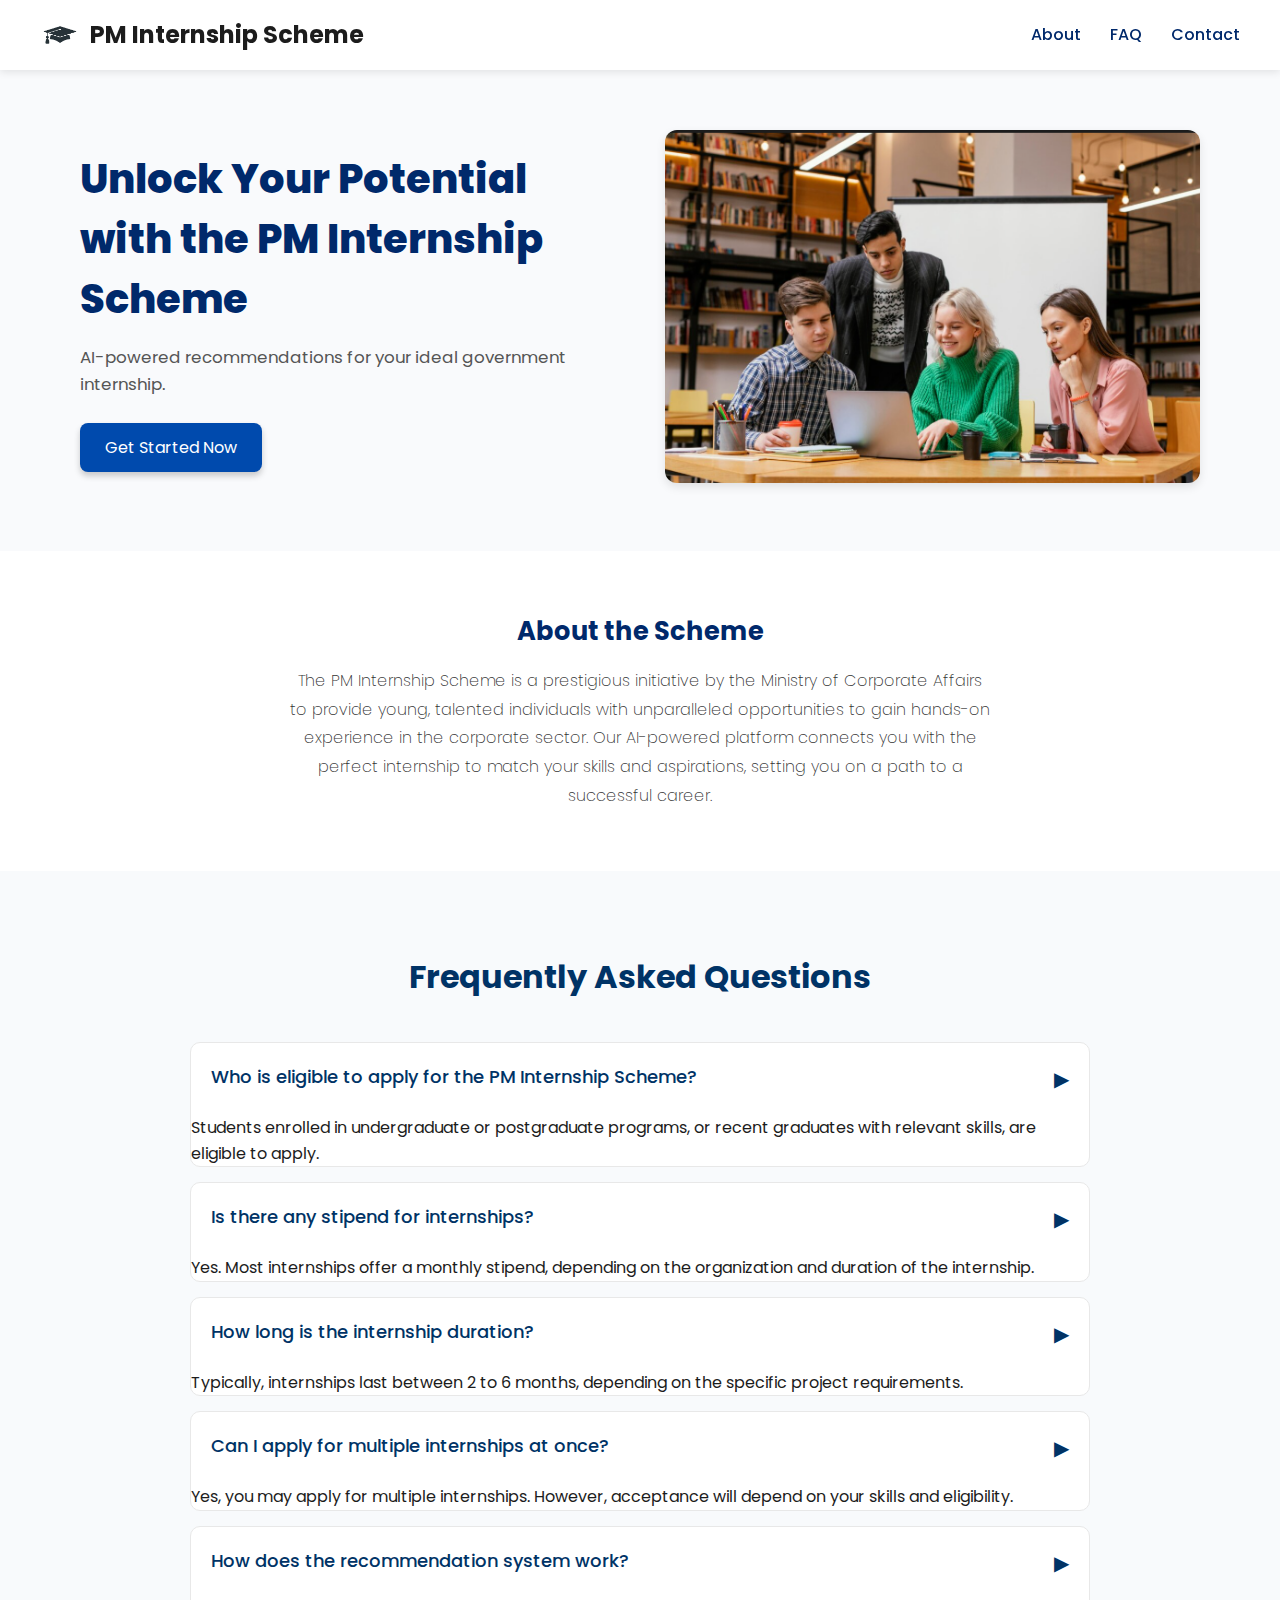
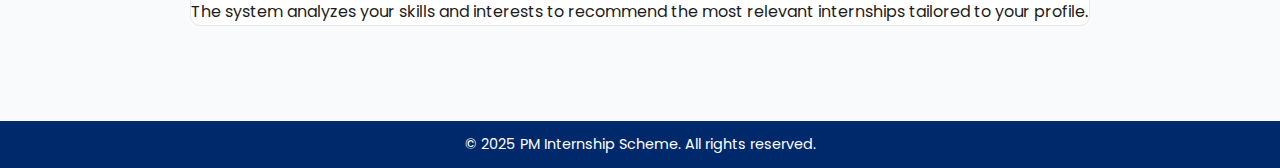
<file: PM-intership/index.html>
<!DOCTYPE html>
<html lang="en">

<head>
  <meta charset="UTF-8">
  <meta name="viewport" content="width=device-width, initial-scale=1.0">
  <title>PM Internship Scheme</title>
  <link rel="stylesheet" href="style.css">
</head>

<body>

  <!-- Header Section -->
  <header class="navbar">
    <div class="nav-left">
      <img src="images/img1.jpg" alt="Logo" class="logo">
      <h2>PM Internship Scheme</h2>
    </div>
    <nav class="nav-right">
      <a href="#about">About</a>
      <a href="#faq">FAQ</a>
      <a href="contact.html">Contact</a>
    </nav>
  </header>

  <!-- Hero Section -->
  <section class="hero">
    <div class="hero-text">
      <h1>Unlock Your Potential with the PM Internship Scheme</h1>
      <p>AI-powered recommendations for your ideal government internship.</p>

      <!-- BUTTON FIXED -->
      <button id="getStartedBtn" class="cta-btn">Get Started Now</button>
    </div>

    <div class="hero-image">
      <img src="images/img.png" alt="internship team">
    </div>
  </section>

  <!-- About Section -->
  <section id="about" class="about">
    <h2>About the Scheme</h2>
    <p>
      The PM Internship Scheme is a prestigious initiative by the Ministry of Corporate Affairs
      to provide young, talented individuals with unparalleled opportunities to gain hands-on
      experience in the corporate sector. Our AI-powered platform connects you with the
      perfect internship to match your skills and aspirations, setting you on a path to a
      successful career.
    </p>
  </section>

  <!-- FAQ SECTION -->
  <section id="faq" class="faq-section">

    <h2 class="faq-title">Frequently Asked Questions</h2>

    <div class="faq-container">

      <!-- FAQ ITEM 1 -->
      <div class="faq-item">
        <div class="faq-question">
          <span>Who is eligible to apply for the PM Internship Scheme?</span>
          <span class="faq-arrow">&#9654;</span>
        </div>
        <div class="faq-answer">
          Students enrolled in undergraduate or postgraduate programs, or recent graduates with relevant skills, are eligible to apply.
        </div>
      </div>

      <!-- FAQ ITEM 2 -->
      <div class="faq-item">
        <div class="faq-question">
          <span>Is there any stipend for internships?</span>
          <span class="faq-arrow">&#9654;</span>
        </div>
        <div class="faq-answer">
          Yes. Most internships offer a monthly stipend, depending on the organization and duration of the internship.
        </div>
      </div>

      <!-- FAQ ITEM 3 -->
      <div class="faq-item">
        <div class="faq-question">
          <span>How long is the internship duration?</span>
          <span class="faq-arrow">&#9654;</span>
        </div>
        <div class="faq-answer">
          Typically, internships last between 2 to 6 months, depending on the specific project requirements.
        </div>
      </div>

      <!-- FAQ ITEM 4 -->
      <div class="faq-item">
        <div class="faq-question">
          <span>Can I apply for multiple internships at once?</span>
          <span class="faq-arrow">&#9654;</span>
        </div>
        <div class="faq-answer">
          Yes, you may apply for multiple internships. However, acceptance will depend on your skills and eligibility.
        </div>
      </div>

      <!-- FAQ ITEM 5 -->
      <div class="faq-item">
        <div class="faq-question">
          <span>How does the recommendation system work?</span>
          <span class="faq-arrow">&#9654;</span>
        </div>
        <div class="faq-answer">
          The system analyzes your skills and interests to recommend the most relevant internships tailored to your profile.
        </div>
      </div>

    </div>
  </section>


  <!-- Footer -->
  <footer>
    <p>© 2025 PM Internship Scheme. All rights reserved.</p>
  </footer>

  <!-- JavaScript -->
  <script>
    // 1️⃣ Get Started Button
    document.getElementById("getStartedBtn").addEventListener("click", () => {
      window.location.href = "login.html";
    });

    // 2️⃣ FAQ Toggle
    const faqItems = document.querySelectorAll(".faq-item");

    faqItems.forEach(item => {
      item.addEventListener("click", () => {

        // remove active from other items (optional)
        faqItems.forEach(i => {
          if (i !== item) i.classList.remove("active");
        });

        // toggle clicked item
        item.classList.toggle("active");
      });
    });
  </script>

</body>
</html>
</file>
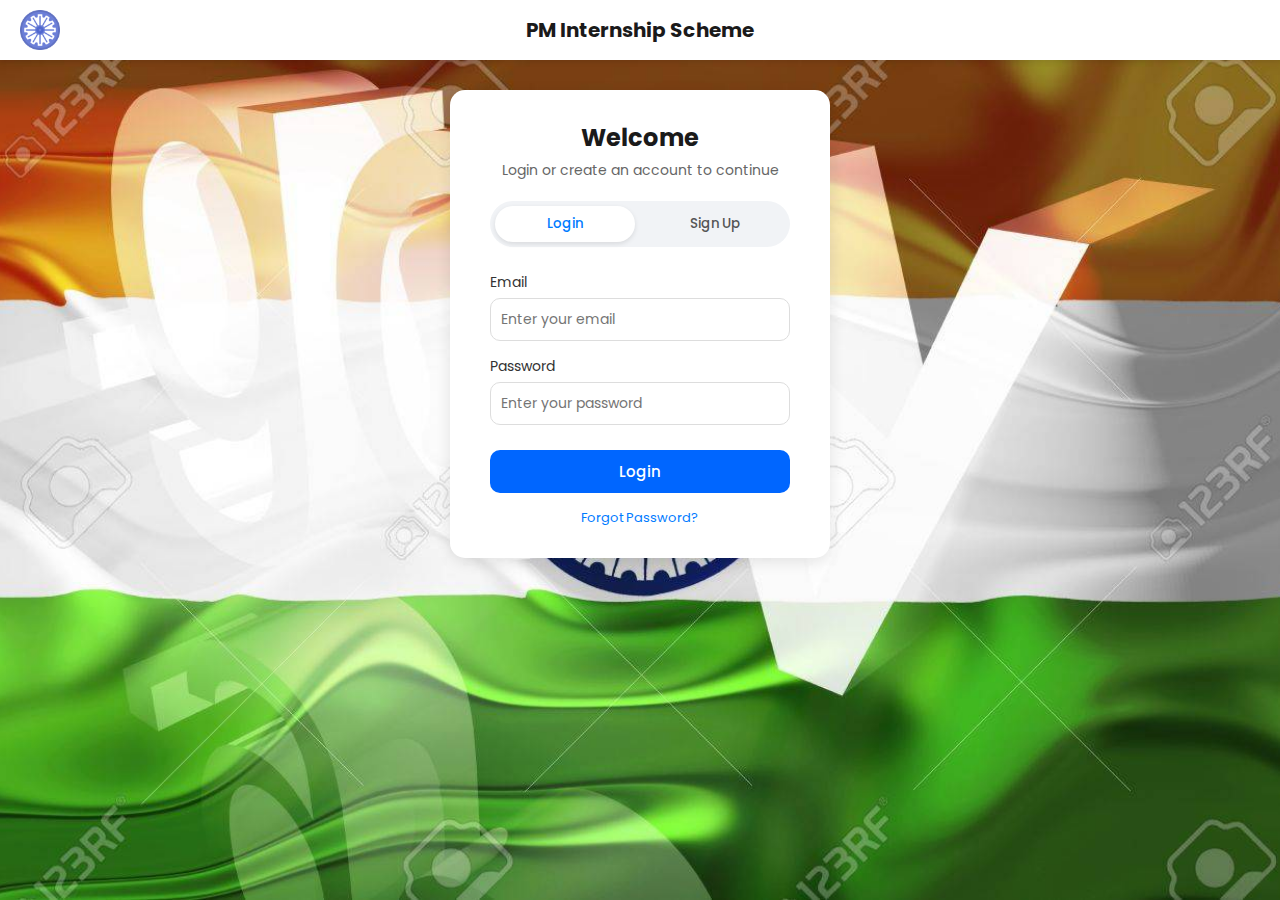
<file: PM-intership/applications.html>
<!DOCTYPE html>
<html lang="en">

<head>
  <meta charset="UTF-8">
  <title>My Applications</title>
  <link rel="stylesheet" href="applications.css">
  <link rel="stylesheet" href="tost.css">
</head>

<body>

  <!-- Navbar -->
  <header class="navbar">
    <div class="logo">
      <img src="images/ashoka.png" alt="Logo" />
      <span>PM Internship Scheme</span>
    </div>
    <nav class="nav-links">
      <a href="dashbord.html">Dashboard</a>
      <a href="internships.html">Internships</a>
      <a href="profile.html">Profile</a>
     <a href="#" onclick="logout()">Logout</a>
    </nav>
  </header>

  <!-- Applications section -->
  <section class="applications">
    <h2>My Applications</h2>

    <div class="application-list" id="applicationList">
      <p>Loading applications...</p>
    </div>
  </section>

 
  <!-- Toast Container -->
<div id="toastContainer"></div>
<script src="toast.js"></script>
 <script src="applications.js"></script>



</body>

</html>
</file>
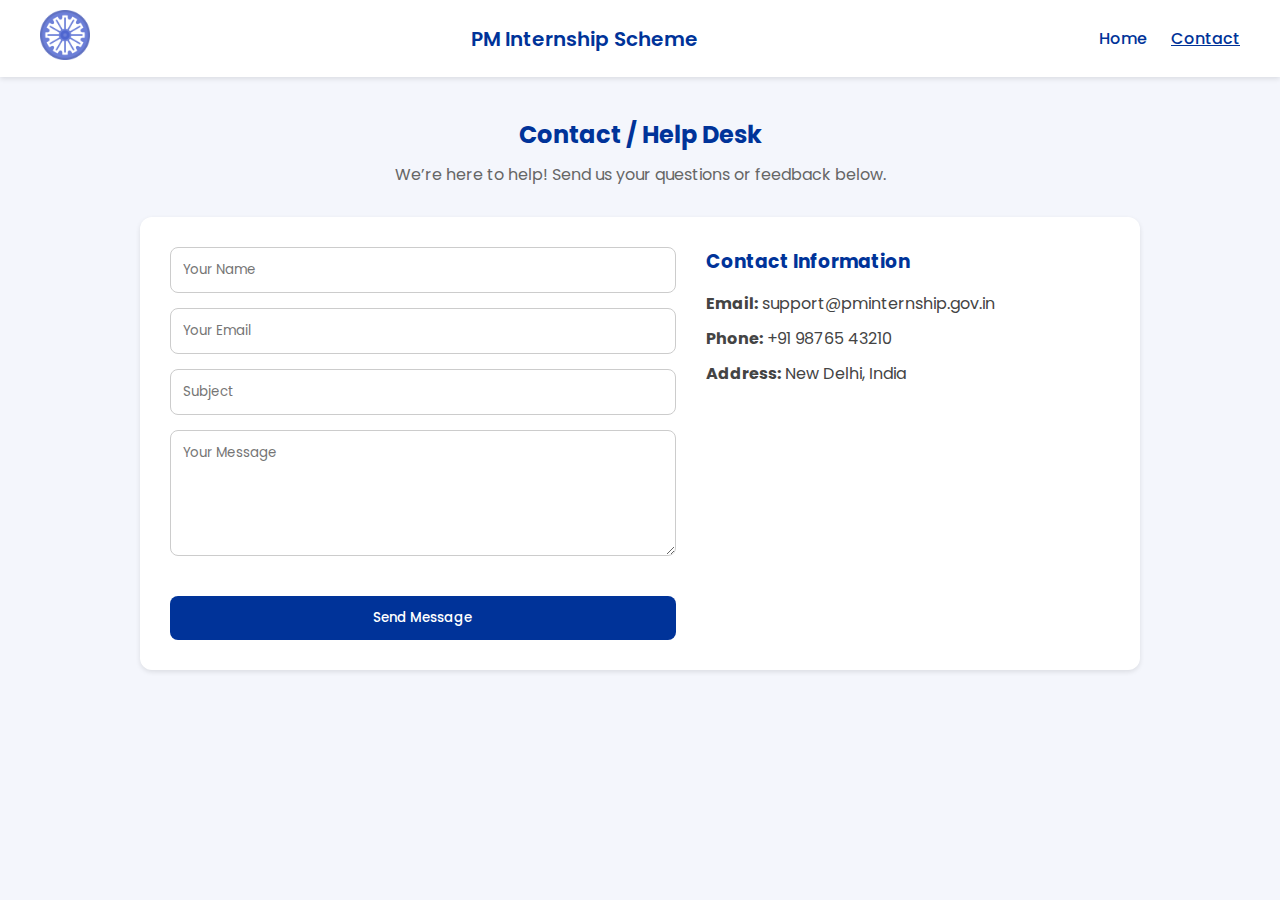
<file: PM-intership/contact.html>
<!DOCTYPE html>
<html lang="en">
<head>
  <meta charset="UTF-8">
  <meta name="viewport" content="width=device-width, initial-scale=1.0">
  <title>Contact Us - PM Internship Scheme</title>
  <link rel="stylesheet" href="contact.css">
</head>
<body>
  <!-- Navbar -->
  <header class="navbar">
    <div class="logo">
      <img src="images/ashoka.png" alt="PM Internship Logo">
    </div>
    <div class="nav-title">PM Internship Scheme</div>
    <nav class="nav-links">
      <a href="index.html">Home</a>
      <a href="contact.html" class="active">Contact</a>
      
    </nav>
  </header>

  <!-- Contact Section -->
  <section class="contact-section">
    <h2>Contact / Help Desk</h2>
    <p>We’re here to help! Send us your questions or feedback below.</p>

    <div class="contact-container">
      <form id="contactForm">
        <input type="text" id="name" placeholder="Your Name" required>
        <input type="email" id="email" placeholder="Your Email" required>
        <input type="text" id="subject" placeholder="Subject" required>
        <textarea id="message" placeholder="Your Message" rows="5" required></textarea>

        <!-- Error Box (CSS ko effect nahi karega) -->
        <div id="errorBox" style="color: red; margin-bottom: 10px; font-size: 14px;"></div>

        <button type="submit">Send Message</button>
      </form>

      <div class="contact-info">
        <h3>Contact Information</h3>
        <p><strong>Email:</strong> support@pminternship.gov.in</p>
        <p><strong>Phone:</strong> +91 98765 43210</p>
        <p><strong>Address:</strong> New Delhi, India</p>
      </div>
    </div>
  </section>

  <script src="contact.js"></script>
</body>
</html>
</file>
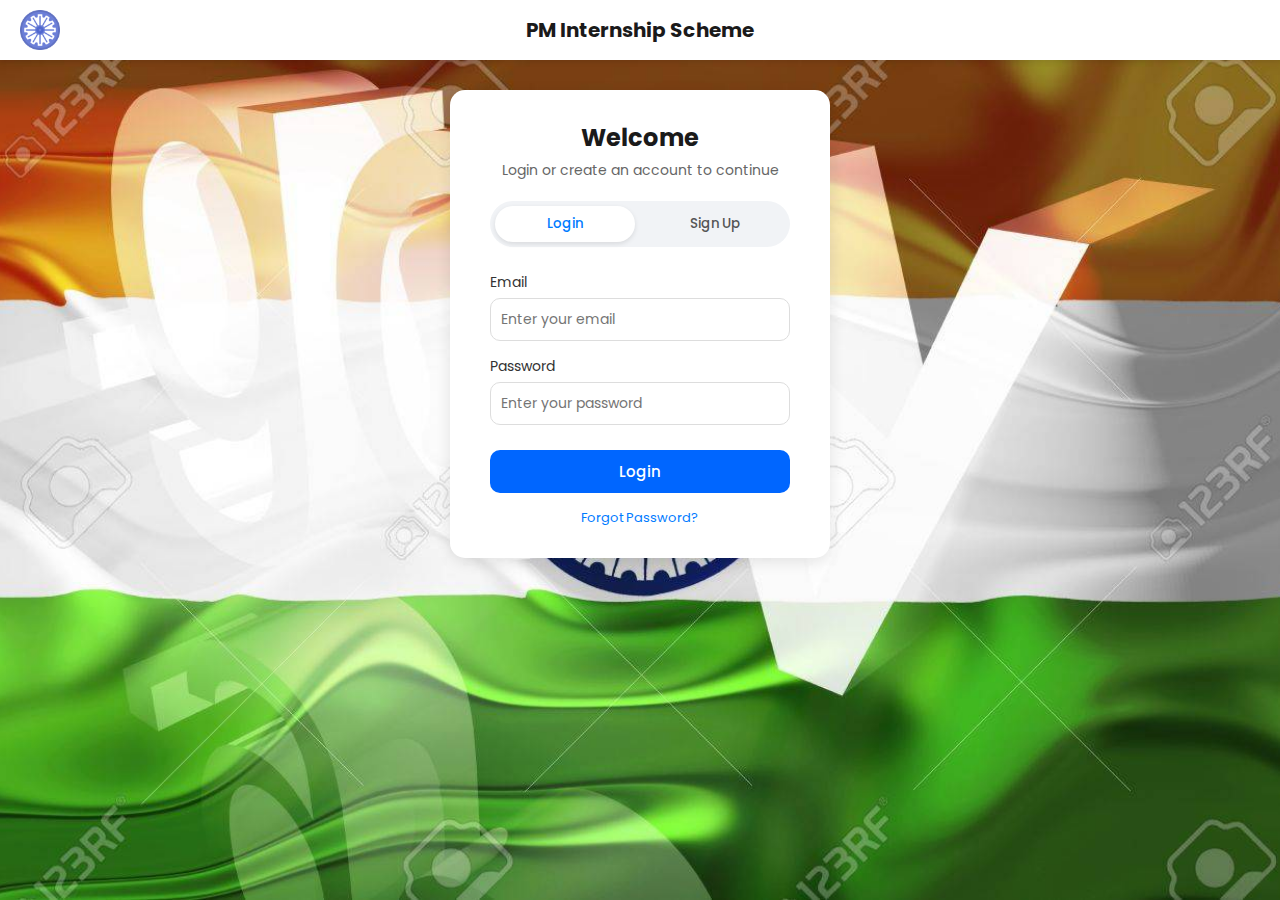
<file: PM-intership/dashbord.html>
<!DOCTYPE html>
<html lang="en">
<head>
  <meta charset="UTF-8" />
  <meta name="viewport" content="width=device-width, initial-scale=1.0" />
  <title>Dashboard | PM Internship Scheme</title>
  <link rel="stylesheet" href="dashbord.css" />
  <link rel="stylesheet" href="tost.css">
</head>

<body>

 
  <header class="navbar">
    <div class="logo">
      <img src="images/ashoka.png" alt="logo">
      <span>PM Internship Scheme</span>
    </div>
    <div class="user-info">
      <img src="images/profile.jpg" alt="User Profile" class="user-pic">
      <span id="userNameDisplay">Welcome</span>
    </div>
  </header>

  <div class="container">
    <aside class="sidebar">
      <ul>
        <li id="homeLink" class="active">🏠 Home</li>
        <li id="applicationsLink">📂 My Applications</li>
        <li id="profileLink">👤 Profile</li>
        <li id="logoutLink">🚪 Logout</li>
      </ul>
    </aside>

    <main class="main-content">
      <h2>Recommended Internships</h2>
      <p style="margin-bottom: 20px; color:#555;">Based on your skills & interests</p>

      <div class="internship-list" id="recommendedList">
        <p>Loading recommendations...</p>
      </div>
    </main>

  </div>

  <div id="toastContainer"></div>

  <script src="toast.js"></script>
  <script src="dashbord.js"></script>

</body>
</html>
</file>
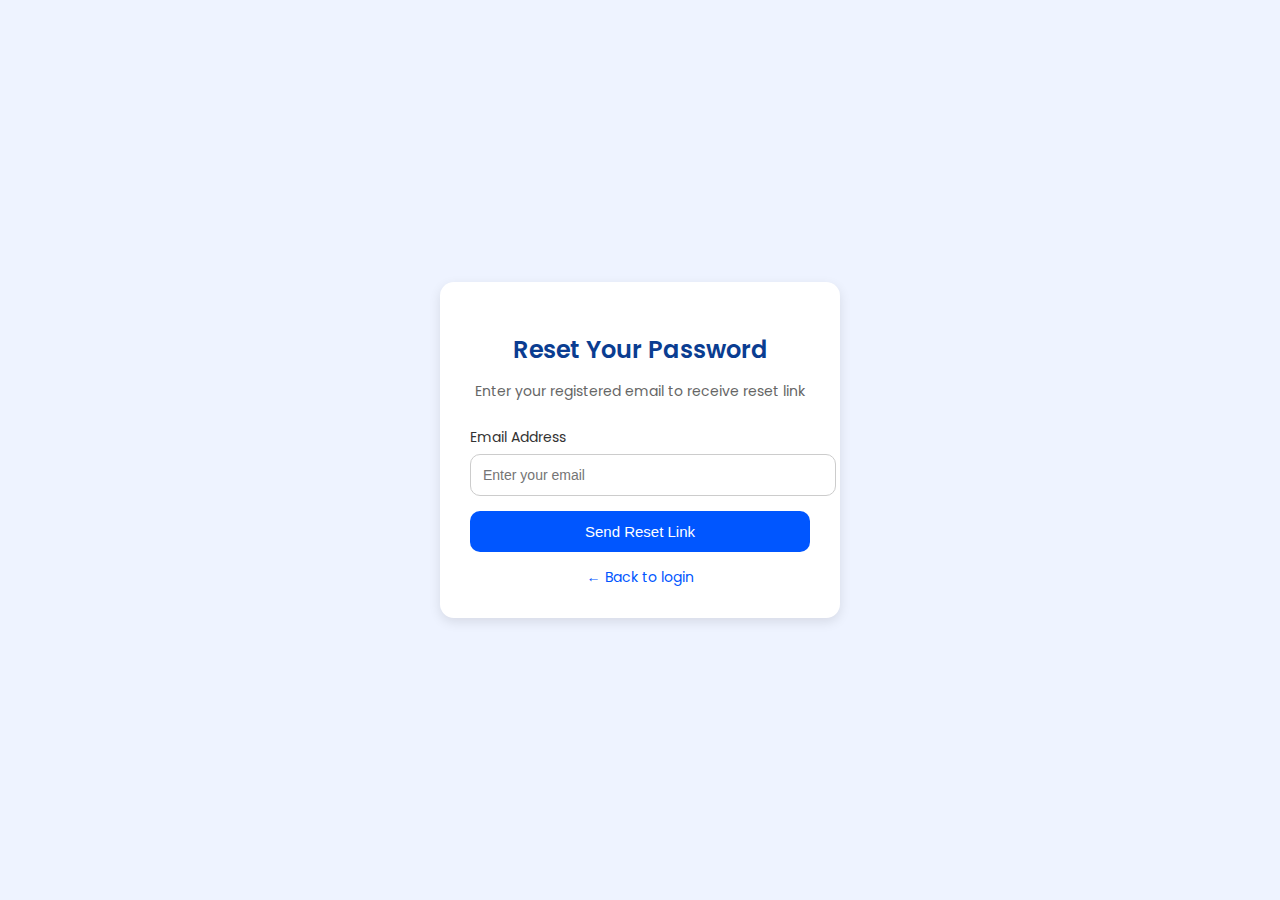
<file: PM-intership/forgot-password.html>
<!DOCTYPE html>
<html lang="en">
<head>
  <meta charset="UTF-8">
  <title>Forgot Password | PM Internship Scheme</title>
  <link rel="stylesheet" href="forgot.css">
</head>

<body>

<div class="container">

  <div class="card">

    <h2>Reset Your Password</h2>
    <p class="subtitle">Enter your registered email to receive reset link</p>

    <form id="forgotForm">

      <label>Email Address</label>
      <input type="email" id="email" placeholder="Enter your email" required>

      <button type="submit" class="btn-primary">Send Reset Link</button>

      <a href="login.html" class="back-login">← Back to login</a>

    </form>

  </div>

</div>

<div id="toast"></div>

<script src="forgot.js"></script>

</body>
</html>
</file>
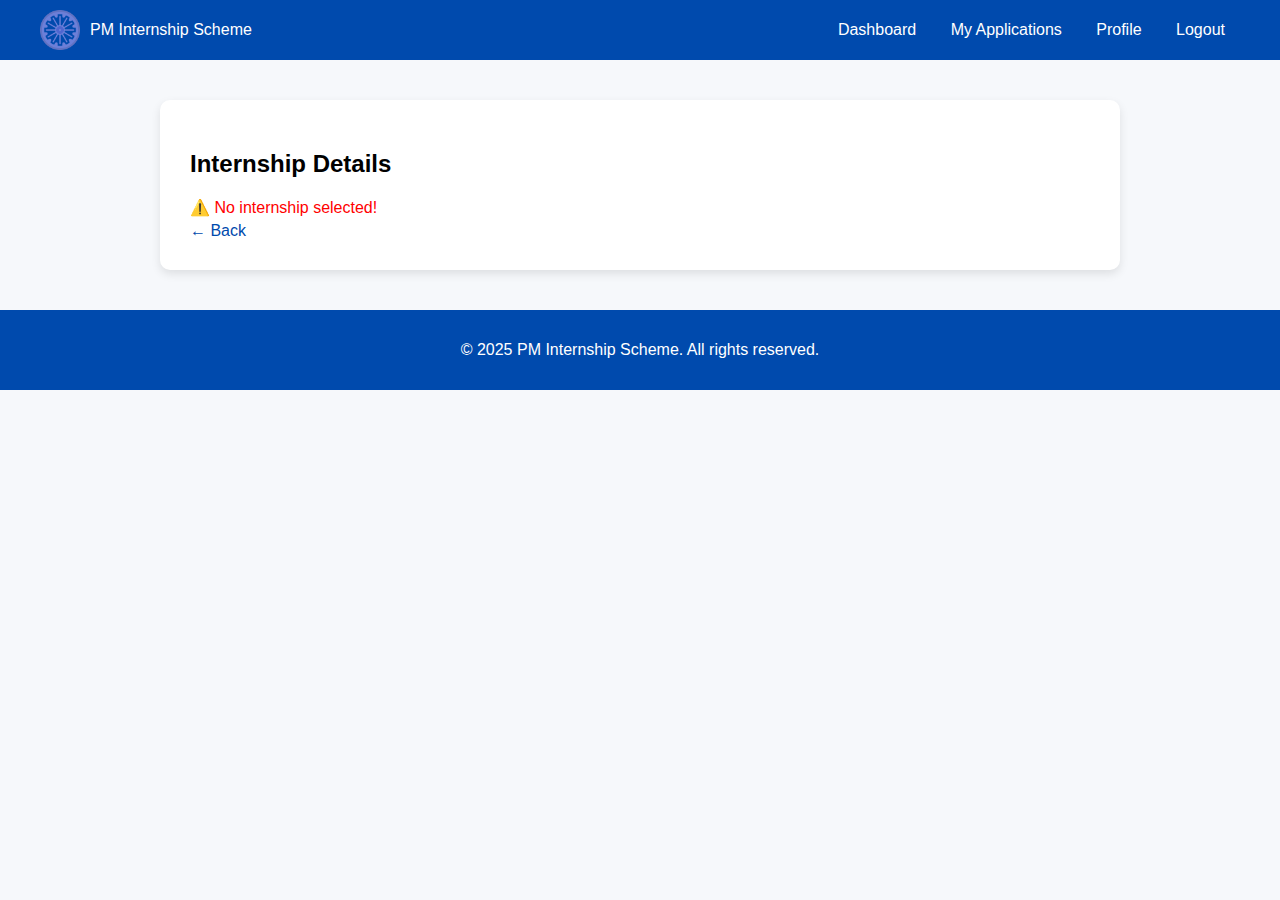
<file: PM-intership/internship-details.html>
<!DOCTYPE html>
<html lang="en">
<head>
  <meta charset="UTF-8">
  <meta name="viewport" content="width=device-width, initial-scale=1.0">
  <title>Internship Details - PM Internship Scheme</title>
  <link rel="stylesheet" href="internship-details.css">
  <link rel="stylesheet" href="tost.css">
</head>
<body>

  <!-- Header -->
  <header class="navbar">
    <div class="logo">
      <img src="images/ashoka.png" alt="Logo">
      <span>PM Internship Scheme</span>
    </div>
    <nav>
      <a href="dashbord.html">Dashboard</a>
      <a href="applications.html">My Applications</a>
      <a href="profile.html">Profile</a>
      <a href="login.html">Logout</a>
    </nav>
  </header>

  <!-- Internship Details Section -->
  <main class="container">
    <h2>Internship Details</h2>

    <div class="details-card" id="detailsCard">
      <p>Loading internship details...</p>
    </div>
  </main>

  <!-- Footer -->
  <footer>
    <p>© 2025 PM Internship Scheme. All rights reserved.</p>
  </footer>

  <!-- External JS -->
 
  <!-- Toast Container -->
<div id="toastContainer"></div>
<script src="toast.js"></script>
 <script src="internship-details.js"></script>


</body>
</html>
</file>
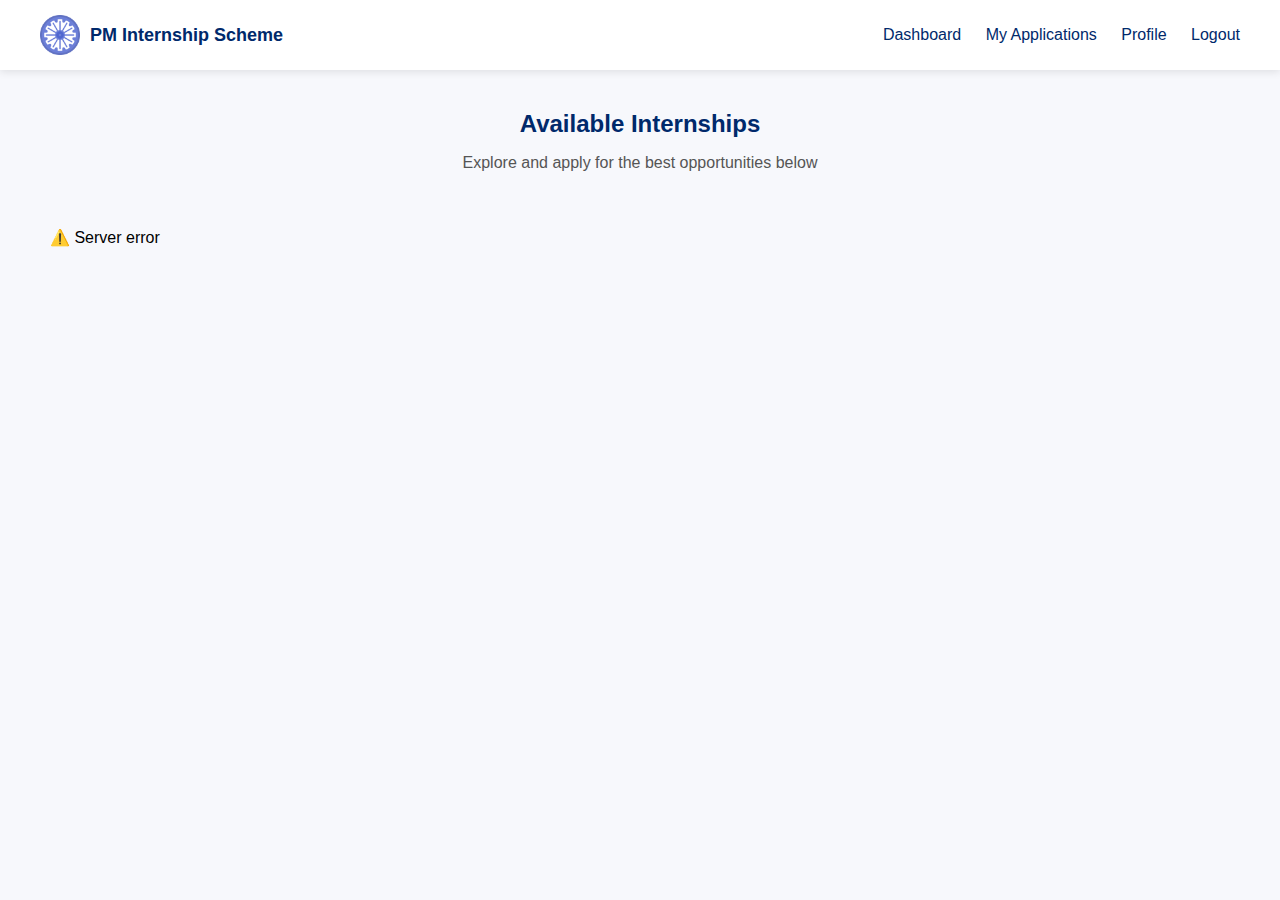
<file: PM-intership/internships.html>
<!DOCTYPE html>
<html lang="en">
<head>
  <meta charset="UTF-8" />
  <meta name="viewport" content="width=device-width, initial-scale=1.0" />
  <title>Available Internships</title>
  <link rel="stylesheet" href="internships.css" />
  <link rel="stylesheet" href="tost.css">
</head>
<body>

  <!-- Navbar -->
  <header class="navbar">
    <div class="logo">
      <img src="images/ashoka.png" alt="Logo" />
      <span>PM Internship Scheme</span>
    </div>
    <nav>
      <a href="dashbord.html">Dashboard</a>
      <a href="applications.html">My Applications</a>
      <a href="profile.html">Profile</a>
      <a href="index.html">Logout</a>
    </nav>
  </header>

  <!-- Page Title -->
  <section class="page-header">
    <h2>Available Internships</h2>
    <p>Explore and apply for the best opportunities below</p>
  </section>

  <!-- Dynamic Internships Container -->
  <section class="internships-list" id="internshipContainer">
    <p>Loading internships...</p>
  </section>

  
  <!-- Toast Container -->
<div id="toastContainer"></div>
<script src="toast.js"></script>
<script src="internships.js"></script>


</body>
</html>
</file>
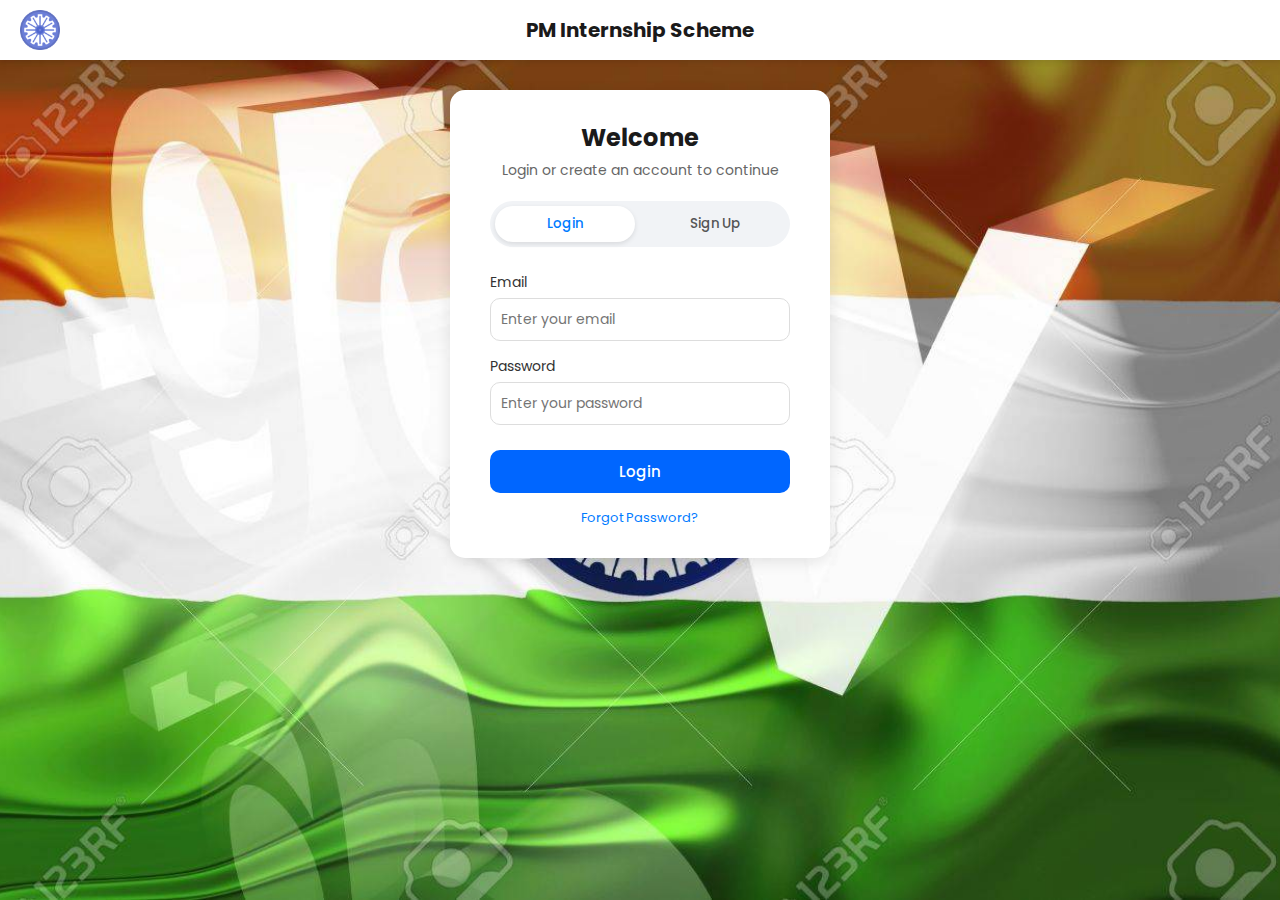
<file: PM-intership/login.html>
<!DOCTYPE html>
<html lang="en">
<head>
  <meta charset="UTF-8">
  <meta name="viewport" content="width=device-width, initial-scale=1.0">
  <title>Login | PM Internship Scheme</title>
  <link rel="stylesheet" href="login.css">
  <link rel="stylesheet" href="tost.css">
</head>
<body>

<header class="navbar">
  <div class="logo">
    <img src="images/ashoka.png" alt="PM Internship Logo">
  </div>
  <div class="nav-title">PM Internship Scheme</div>
</header>

<div class="login-container">
  <h2>Welcome</h2>
  <p>Login or create an account to continue</p>

  <div class="tab-buttons">
    <button class="active">Login</button>
    <button onclick="window.location.href='signup.html'">Sign Up</button>
  </div>

  <form id="loginForm" class="login-form">
      <label>Email</label>
      <input type="email" id="email" placeholder="Enter your email" required>

      <label>Password</label>
      <input type="password" id="password" placeholder="Enter your password" required>

      <button type="submit" class="login-btn">Login</button>

      <a href="forgot-password.html" class="forgot">Forgot Password?</a>
  </form>
</div>

<div id="toastContainer"></div>
<script src="toast.js"></script>
<script src="login.js"></script>



</body>
</html>
</file>
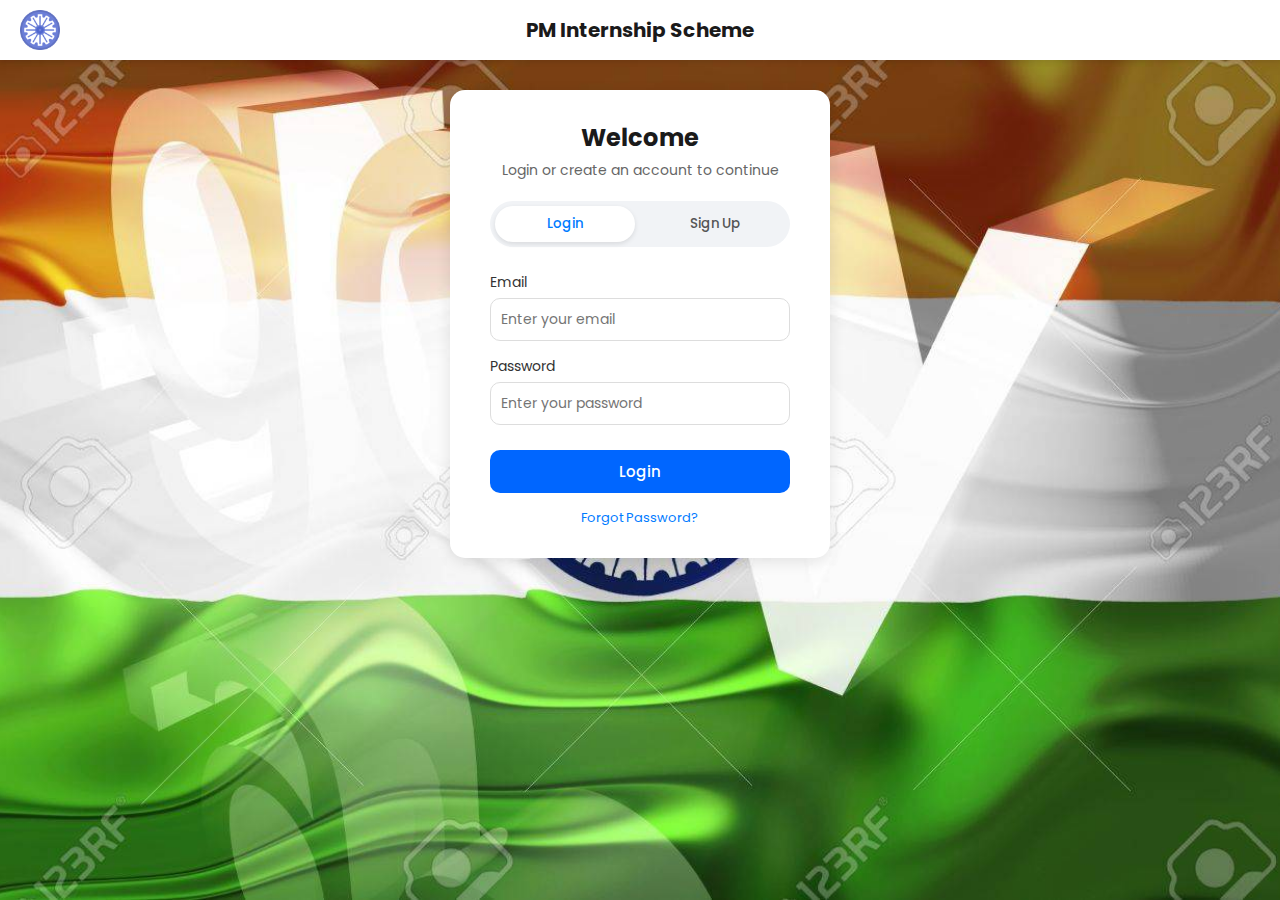
<file: PM-intership/profile.html>
<!DOCTYPE html>
<html lang="en">
<head>
  <meta charset="UTF-8" />
  <meta name="viewport" content="width=device-width, initial-scale=1.0" />
  <title>User Profile | PM Internship Scheme</title>
  <link rel="stylesheet" href="profile.css" />
</head>
<body>

  <header class="navbar">
    <div class="logo">
      <img src="images/ashoka.png" alt="PM Internship Logo" />
      <h2>PM Internship Scheme</h2>
    </div>
    <div class="user-info">
      <div class="user-avatar" id="userAvatar"></div>
      <span id="userNameDisplay">Welcome</span>
    </div>
  </header>

  <aside class="sidebar">
    <ul>
      <li><a href="dashbord.html">🏠 Home</a></li>
      <li><a href="applications.html">📁 My Applications</a></li>
      <li class="active"><a href="profile.html">👤 Profile</a></li>
      <li><a href="login.html" id="logoutBtn">📘 Logout</a></li>
    </ul>
  </aside>

  <main class="profile-container">
    <h1>User Profile</h1>

    <form id="profileForm">

      <div class="form-group">
        <label>Full Name</label>
        <input type="text" id="name" placeholder="Enter your name" required />
      </div>

      <div class="form-group">
        <label>Email</label>
        <input type="email" id="email" disabled />
      </div>

      <div class="form-group">
        <label>Phone Number</label>
        <input type="tel" id="phone" placeholder="Enter your phone number" />
      </div>

      <div class="form-group">
        <label>College Name</label>
        <input type="text" id="college" placeholder="Enter your college name" />
      </div>

      <div class="form-group">
        <label>Location</label>
        <input type="text" id="location" placeholder="Enter your location" />
      </div>

      <div class="form-group">
        <label>Area of Interest</label>
        <input type="text" id="interest" placeholder="e.g., Web Development, Data Science" />
      </div>

      <div class="form-group">
        <label>Skills</label>
        <input type="text" id="skills" placeholder="e.g., HTML, CSS, Python" />
      </div>

      <div class="form-group">
        <label>Upload Profile Photo</label>
        <input type="file" id="profilePhoto" accept="image/*" />
      </div>

      <div class="form-group">
        <label>Upload Resume (PDF)</label>
        <input type="file" id="resume" accept=".pdf" />
      </div>

      <button type="submit" class="save-btn">Save Profile</button>
    </form>

    <div id="profilePreview" class="preview-section">
      <h2>Profile Preview</h2>
      <img id="previewPhoto" src="" alt="Profile Photo" style="display:none;" />
      <p><strong>Name:</strong> <span id="previewName"></span></p>
      <p><strong>Email:</strong> <span id="previewEmail"></span></p>
      <p><strong>Phone:</strong> <span id="previewPhone"></span></p>
      <p><strong>College:</strong> <span id="previewCollege"></span></p>
      <p><strong>Location:</strong> <span id="previewLocation"></span></p>
      <p><strong>Area of Interest:</strong> <span id="previewInterest"></span></p>
      <p><strong>Skills:</strong> <span id="previewSkills"></span></p>
      <p><strong>Resume:</strong> <a id="previewResume" href="#" target="_blank">View Uploaded Resume</a></p>
    </div>

  </main>
  <div id="toast"></div>
  <script src="profile.js"></script>

</body>
</html>
</file>
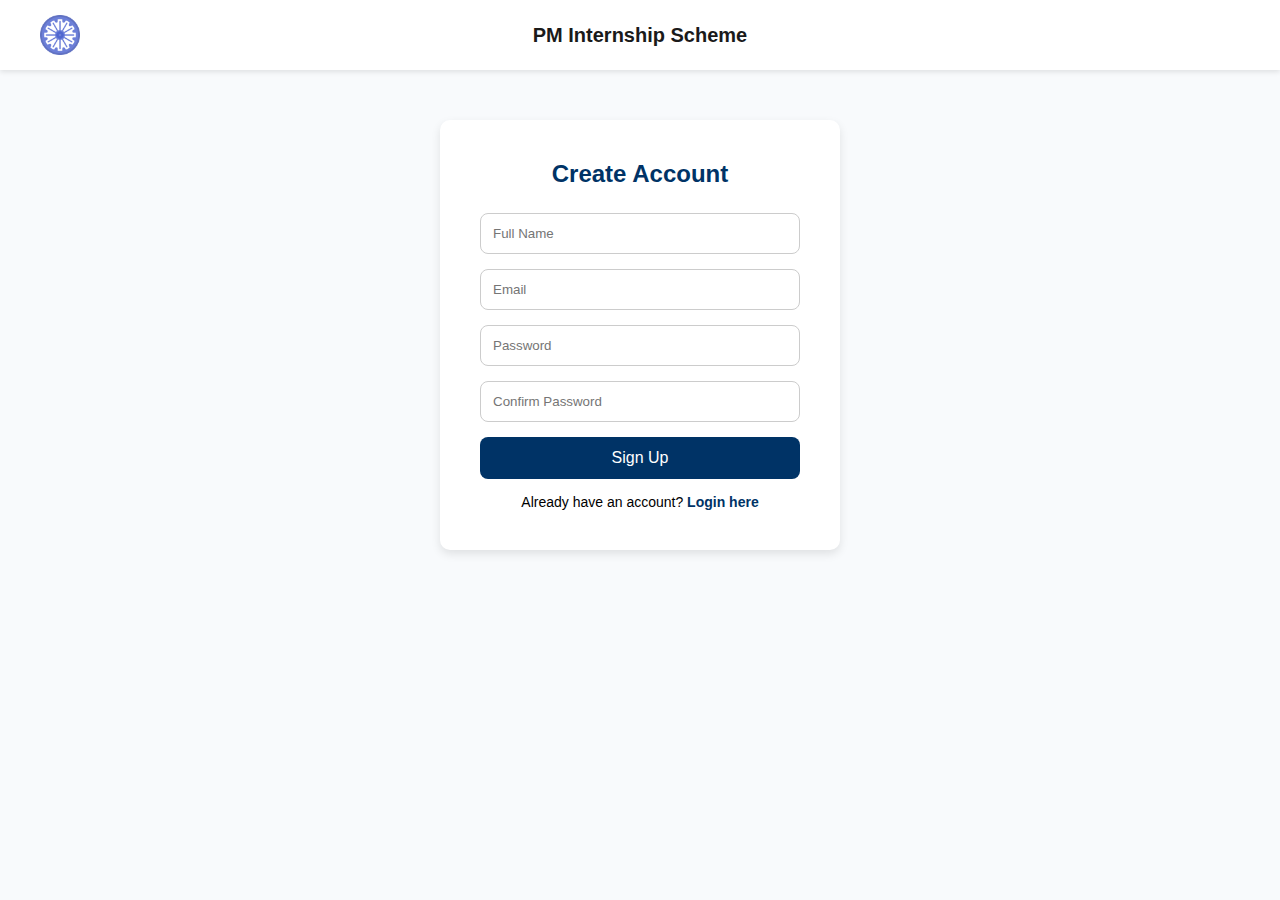
<file: PM-intership/signup.html>
<!DOCTYPE html>
<html lang="en">
<head>
  <meta charset="UTF-8">
  <meta name="viewport" content="width=device-width, initial-scale=1.0">
  <title>Signup | PM Internship Scheme</title>
  <link rel="stylesheet" href="signup.css">
  <link rel="stylesheet" href="tost.css">
</head>
<body>
  <header class="navbar">
    <div class="logo">
      <img src="images/ashoka.png" alt="PM Internship Logo">
      <div class="nav-title">PM Internship Scheme</div>
    </div>
  </header>

  <div class="signup-container">
    <h2>Create Account</h2>

    <!-- 🔸 Error Message Box -->
    <p id="errorMsg" style="color:red; margin-bottom: 10px;"></p>

    <form id="signupForm">
      <input type="text" id="fullname" placeholder="Full Name" required>
      <input type="email" id="email" placeholder="Email" required>
      <input type="password" id="password" placeholder="Password" required>
      <input type="password" id="confirmPassword" placeholder="Confirm Password" required>
      <button type="submit">Sign Up</button>
    </form>

    <p class="login-link">Already have an account? <a href="login.html">Login here</a></p>
  </div>

 
  <!-- Toast Container -->
<div id="toastContainer"></div>
<script src="toast.js"></script>
 <script src="signup.js"></script>

</body>
</html>
</file>
<file: PM-intership/style.css>
@import url('https://fonts.googleapis.com/css2?family=Poppins:ital,wght@0,100;0,200;0,300;0,400;0,500;0,600;0,700;0,800;0,900;1,100;1,200;1,300;1,400;1,500;1,600;1,700;1,800;1,900&display=swap');

*{
    margin: 0px;
    padding: 0px;
    box-sizing: border-box;
     font-family: "Poppins", sans-serif;
}

body{
background-color: #f8f9fb;
color: #1c1c1c;
  line-height: 1.6;

}

.navbar{
    display: flex;
    justify-content: space-between;
    align-items: center;
    background-color: white;
    padding: 15px 40px;
    box-shadow: 0 2px 8px rgba(0, 0, 0, 0.1);
    position: sticky;
    top: 0;
}

.nav-left{
    display: flex;
    align-items: center;
    gap: 10px;
}
.logo{
    width: 40px;
    height: 40px;
}
.nav-right a {
  text-decoration: none;
  color: #00296b;
  margin-left: 25px;
  font-weight: 500;
  transition: 0.3s;
}

.nav-right a:hover {
  color: #0066ff;
}

.hero{
  display: flex;
  justify-content: space-between;
  align-items: center;
  padding: 60px 80px;
  gap: 50px;
  background-color: #f9fafc;

}
.hero-text {
  flex: 1;
  text-align: left;
}

.hero-text h1 {
  font-size: 2.5rem;
  color: #00296b;
  margin-bottom: 15px;
  font-family: "Poppins", sans-serif;
  font-weight: 800;
  line-height: normal;

}

.hero-text p {
  color: #555;
  margin-bottom: 25px;
  font-size: 1.05rem;
}

button {
  background-color: #004aad;
  color: white;
  border: none;
  padding: 12px 25px;
  border-radius: 8px;
  font-size: 1rem;
  cursor: pointer;
  box-shadow: 0 4px 6px rgba(0,0,0,0.2);
  transition: 0.3s;
}

button:hover {
  background-color: #0066ff;
}
.hero-image{
  flex: 1;

}
.hero-image img{
  width: 100%;
  border-radius: 12px;
  box-shadow: 0 4px 10px rgba(0,0,0,0.1);

}

  .about{
    background-color: white;
    padding: 60px 80px;
    text-align: center;
  }

  .about h2{
      color: #00296b;
      margin-bottom: 15px;
      font-size: 1.6rem;
  }
  .about p {
  color: #333;
  max-width: 700px;
  margin: auto;
  font-family: "Poppins", sans-serif;
  font-weight: 200;
  line-height: 1.8;
}

footer {
  background-color: #00296b;
  color: white;
  text-align: center;
  padding: 12px;
  font-size: 0.9rem;
}

.faq-section {
  padding: 80px 10%;
  background-color: #f8fafc;
}

.faq-title {
  text-align: center;
  font-size: 32px;
  font-weight: 700;
  color: #003366;
  margin-bottom: 40px;
}

.faq-container {
  max-width: 900px;
  margin: auto;
}

.faq-item {
  background: white;
  border-radius: 10px;
  margin-bottom: 15px;
  border: 1px solid #e8e8e8;
  transition: 0.3s;
  cursor: pointer;
}

.faq-item:hover {
  box-shadow: 0 4px 10px rgba(0,0,0,0.08);
}

.faq-question {
  padding: 20px;
  display: flex;
  justify-content: space-between;
  font-size: 18px;
  font-weight: 500;
  color: #003366;
  transition: 0.3s;
}

.faq-question:hover {
  color: #007bff;
}

.faq-arrow {
  transition: transform 0.3s;
  font-size: 20px;

.faq-answer {
  max-height: 0;
  overflow: hidden;
  padding: 0 20px;
  font-size: 16px;
  color: #444;
  line-height: 1.6;
  transition: max-height 0.4s ease, padding 0.3s;
}

.faq-item.active .faq-answer {
  max-height: 200px;
  padding: 15px 20px 20px 20px;
}

.faq-item.active .faq-arrow {
  transform: rotate(90deg);
}
</file>
<file: PM-intership/applications.css>
* {
  margin: 0;
  padding: 0;
  box-sizing: border-box;
  font-family: 'Poppins', sans-serif;
}

body {
  background-color: #f8fafc;
}

/* Navbar */
.navbar {
  display: flex;
  justify-content: space-between;
  align-items: center;
  background: white;
  padding: 15px 40px;
  box-shadow: 0 2px 6px rgba(0,0,0,0.1);
}

.logo {
  display: flex;
  align-items: center;
  gap: 10px;
}

.logo img {
  width: 40px;
  height: 40px;
}


.nav-title {
  position: absolute;
  left: 20%;
  transform: translateX(-50%);
  font-weight: 700;
  font-size: 20px;
  color: #1a1a1a;
}

.nav-links a {
  text-decoration: none;
  color: #003366;
  margin-left: 25px;
  font-weight: 500;
  transition: 0.3s;
}

.nav-links a:hover {
  color: #007bff;
}

.nav-links .active {
  color: #007bff;
  font-weight: 600;
}

/* Applications section */
.applications {
  padding: 60px 80px;
}

.applications h2 {
  text-align: center;
  color: #003366;
  margin-bottom: 30px;
}

.application-list {
  display: grid;
  grid-template-columns: repeat(auto-fit, minmax(320px, 1fr));
  gap: 25px;
}

/* Application Card */
.app-card {
  background: white;
  border-radius: 12px;
  padding: 20px;
  box-shadow: 0 4px 10px rgba(0,0,0,0.1);
  transition: 0.3s;
}

.app-card:hover {
  transform: translateY(-4px);
}

.app-card h3 {
  color: #003366;
  margin-bottom: 8px;
}

.app-card p {
  font-size: 14px;
  color: #555;
  margin-bottom: 5px;
}

.status {
  display: inline-block;
  padding: 4px 10px;
  border-radius: 20px;
  font-size: 13px;
  font-weight: 500;
  margin-top: 10px;
}

.status.approved {
  background-color: #d4edda;
  color: #155724;
}

.status.pending {
  background-color: #fff3cd;
  color: #856404;
}

.status.rejected {
  background-color: #f8d7da;
  color: #721c24;
}

.btns {
  display: flex;
  justify-content: space-between;
  margin-top: 15px;
}

.btns button {
  background: #003366;
  color: white;
  border: none;
  padding: 8px 14px;
  border-radius: 6px;
  cursor: pointer;
  transition: 0.3s;
}

.btns button:hover {
  background: #007bff;
}
</file>
<file: PM-intership/tost.css>
#toastContainer {
  position: fixed;
  top: 20px;
  right: 20px;
  z-index: 5000;
  display: flex;
  flex-direction: column;
  gap: 10px;
}

.toast {
  min-width: 250px;
  padding: 15px 20px;
  border-radius: 8px;
  color: white;
  font-weight: 500;
  display: flex;
  align-items: center;
  gap: 10px;
  animation: slideIn 0.5s ease, fadeOut 0.5s ease 4s forwards;
  box-shadow: 0 4px 10px rgba(0,0,0,0.2);
  font-size: 15px;
}

.toast.success { background: #18b24b; }
.toast.error { background: #e74c3c; }
.toast.warning { background: #f1c40f; color: black; }
.toast.info { background: #3498db; }

.toast i {
  font-size: 18px;
}

@keyframes slideIn {
  from { opacity: 0; transform: translateX(100%); }
  to { opacity: 1; transform: translateX(0); }
}

@keyframes fadeOut {
  to { opacity: 0; transform: translateX(100%); }
}
</file>
<file: PM-intership/contact.css>
@import url('https://fonts.googleapis.com/css2?family=Poppins:wght@400;500;600&display=swap');

* {
  margin: 0;
  padding: 0;
  box-sizing: border-box;
  font-family: 'Poppins', sans-serif;
}

body {
  background-color: #f4f6fc;
  color: #333;
}

/* Navbar */
.navbar {
  background-color: #fff;
  display: flex;
  align-items: center;
  justify-content: space-between;
  padding: 10px 40px;
  box-shadow: 0 2px 5px rgba(0,0,0,0.1);
}

.logo img {
  height: 50px;
}

.nav-title {
  font-size: 20px;
  font-weight: 600;
  color: #003399;
}

.nav-links a {
  margin-left: 20px;
  text-decoration: none;
  color: #003399;
  font-weight: 500;
}

.nav-links a:hover, .nav-links .active {
  text-decoration: underline;
}

/* Contact Section */
.contact-section {
  padding: 40px;
  text-align: center;
}

.contact-section h2 {
  color: #003399;
  margin-bottom: 10px;
}

.contact-section p {
  color: #666;
  margin-bottom: 30px;
}

.contact-container {
  display: flex;
  justify-content: space-between;
  align-items: flex-start;
  flex-wrap: wrap;
  gap: 30px;
  background: #fff;
  padding: 30px;
  border-radius: 12px;
  box-shadow: 0 2px 5px rgba(0,0,0,0.1);
  max-width: 1000px;
  margin: 0 auto;
}

/* Form Styling */
form {
  flex: 1;
  min-width: 300px;
  display: flex;
  flex-direction: column;
  gap: 15px;
}

form input, form textarea {
  padding: 12px;
  border: 1px solid #ccc;
  border-radius: 8px;
}

form button {
  background-color: #003399;
  color: white;
  padding: 12px;
  border: none;
  border-radius: 8px;
  cursor: pointer;
  font-weight: 500;
}

form button:hover {
  background-color: #002277;
}

/* Contact Info */
.contact-info {
  flex: 0.8;
  min-width: 250px;
  text-align: left;
}

.contact-info h3 {
  color: #003399;
  margin-bottom: 15px;
}

.contact-info p {
  margin-bottom: 10px;
  color: #444;
}
</file>
<file: PM-intership/dashbord.css>
@import url('https://fonts.googleapis.com/css2?family=Poppins:wght@300;400;500;600;700&display=swap');

* {
  margin: 0;
  padding: 0;
  box-sizing: border-box;
  font-family: "Poppins", sans-serif;
}

body {
  background: #f4f6fa;
}

/* Navbar */
.navbar {
  background: #fff;
  box-shadow: 0 2px 5px rgba(0,0,0,0.1);
  padding: 12px 25px;
  display: flex;
  justify-content: space-between;
  align-items: center;
}

.logo {
  display: flex;
  align-items: center;
  gap: 10px;
}

.logo img{
  width: 30px;
  height: 30px;
}

.logo span {
  font-size: 18px;
  font-weight: 600;
  color: #00296b;
}

.user-info {
  display: flex;
  align-items: center;
  gap: 10px;
  color: #333;
  font-weight: 500;
}

.user-pic {
  width: 35px;
  height: 35px;
  border-radius: 50%;
}

/* Layout */
.container {
  display: flex;
  height: calc(100vh - 70px);
}

/* Sidebar */
.sidebar {
  background: #00296b;
  width: 220px;
  color: #fff;
  padding-top: 25px;
}

.sidebar ul {
  list-style: none;
}

.sidebar li {
  padding: 15px 25px;
  cursor: pointer;
  transition: 0.3s;
}

.sidebar li:hover,
.sidebar li.active {
  background: #004aad;
}

/* Main Content */
.main-content {
  flex: 1;
  padding: 40px;
}

.main-content h2 {
  color: #00296b;
  margin-bottom: 25px;
}

.internship-list {
  display: grid;
  grid-template-columns: repeat(auto-fit, minmax(280px, 1fr));
  gap: 25px;
}

.internship-card {
  background: #fff;
  padding: 22px 22px 30px;
  border-radius: 14px;
  box-shadow: 0 4px 10px rgba(0,0,0,0.08);
  transition: 0.3s;
}

.internship-card:hover {
  transform: translateY(-6px);
  box-shadow: 0 6px 15px rgba(0,0,0,0.12);
}

.internship-card h3 {
  color: #00296b;
  font-size: 20px;
  font-weight: 600;
  margin-bottom: 12px;
}

.internship-card p {
  color: #555;
  font-size: 14px;
  margin-bottom: 10px;
}

/* ========================= BUTTONS ========================= */

/* Generic Button Styling */
.card-btn {
  width: 100%;
  padding: 12px 16px;
  border-radius: 10px;
  font-size: 14px;
  font-weight: 600;
  border: none;
  cursor: pointer;
  margin-top: 10px;
  transition: 0.3s ease-in-out;
}

/* Apply Button */
.apply-btn {
  background: linear-gradient(135deg, #007bff, #0056d4);
  color: white;
  box-shadow: 0 3px 7px rgba(0, 91, 255, 0.3);
}

.apply-btn:hover {
  background: linear-gradient(135deg, #0056d4, #0040a8);
  transform: translateY(-2px);
  box-shadow: 0 4px 10px rgba(0, 91, 255, 0.4);
}

/* Applied (disabled) button */
.applied-btn {
  background: #cfd8e6;
  color: #4a5568;
  cursor: not-allowed;
  border: 1px solid #b0bccf;
}

/* View Details Button */
.view-btn {
  background: white;
  border: 1.8px solid #0066ff;
  color: #0066ff;
  transition: 0.3s;
}

.view-btn:hover {
  background: #0066ff;
  color: white;
  transform: translateY(-2px);
  box-shadow: 0 4px 10px rgba(0, 91, 255, 0.3);
}
</file>
<file: PM-intership/forgot.css>
@import url('https://fonts.googleapis.com/css2?family=Poppins:wght@300;400;500;600&display=swap');

body {
  margin: 0;
  font-family: "Poppins", sans-serif;
  background: #eef3ff;
  display: flex;
  align-items: center;
  justify-content: center;
  height: 100vh;
}

.container {
  width: 100%;
  max-width: 400px;
}

.card {
  background: #fff;
  padding: 30px;
  border-radius: 14px;
  box-shadow: 0 4px 12px rgba(0,0,0,0.1);
  text-align: center;
}

.card h2 {
  font-weight: 600;
  color: #0a3d91;
  margin-bottom: 10px;
}

.subtitle {
  font-size: 14px;
  color: #666;
  margin-bottom: 25px;
}

label {
  display: block;
  text-align: left;
  font-size: 14px;
  margin-bottom: 6px;
  color: #333;
}

input {
  width: 100%;
  padding: 12px;
  border-radius: 10px;
  border: 1px solid #ccc;
  font-size: 14px;
  margin-bottom: 15px;
}

.btn-primary {
  width: 100%;
  background: #0056ff;
  color: #fff;
  padding: 12px;
  border: none;
  border-radius: 10px;
  font-size: 15px;
  cursor: pointer;
  transition: 0.3s;
}

.btn-primary:hover {
  background: #003ecf;
}

.back-login {
  display: block;
  margin-top: 15px;
  font-size: 14px;
  text-decoration: none;
  color: #0056ff;
}

.back-login:hover {
  text-decoration: underline;
}

#toast {
  visibility: hidden;
  background: #2a9d8f;
  color: white;
  padding: 12px 18px;
  border-radius: 6px;
  position: fixed;
  bottom: 20px;
  right: 20px;
  font-size: 14px;
  opacity: 0;
  transition: 0.4s;
  z-index: 99999;
}

#toast.show {
  visibility: visible;
  opacity: 1;
}
</file>
<file: PM-intership/internship-details.css>
body {
  font-family: 'Poppins', sans-serif;
  background-color: #f6f8fb;
  margin: 0;
  padding: 0;
}

.navbar {
  display: flex;
  justify-content: space-between;
  align-items: center;
  background: #004aad;
  padding: 10px 40px;
  color: white;
}

.logo {
  display: flex;
  align-items: center;
}

.logo img {
  height: 40px;
  margin-right: 10px;
}

nav a {
  color: white;
  text-decoration: none;
  margin: 0 15px;
  font-weight: 500;
}

nav a:hover {
  text-decoration: underline;
}

.container {
  max-width: 900px;
  margin: 40px auto;
  background: white;
  padding: 30px;
  border-radius: 10px;
  box-shadow: 0 4px 10px rgba(0,0,0,0.1);
}

.details-card h3 {
  color: #004aad;
  margin-bottom: 10px;
}

.details-card p {
  color: #333;
  margin: 5px 0;
}

.description {
  margin-top: 20px;
  background: #f2f6ff;
  padding: 15px;
  border-radius: 8px;
}

.description h4 {
  color: #004aad;
  margin-bottom: 10px;
}

.apply-section {
  margin-top: 25px;
  display: flex;
  align-items: center;
  justify-content: space-between;
}

#applyBtn {
  background: #004aad;
  color: white;
  border: none;
  padding: 12px 24px;
  border-radius: 6px;
  cursor: pointer;
  font-weight: 600;
  transition: 0.3s;
}

#applyBtn:hover {
  background: #003580;
}

.back-link {
  color: #004aad;
  text-decoration: none;
  font-weight: 500;
}

.back-link:hover {
  text-decoration: underline;
}

footer {
  text-align: center;
  padding: 15px;
  background: #004aad;
  color: white;
  margin-top: 30px;
}
</file>
<file: PM-intership/internships.css>
body {
  font-family: "Poppins", sans-serif;
  background-color: #f7f8fc;
  margin: 0;
  padding: 0;
}

.navbar {
  display: flex;
  justify-content: space-between;
  align-items: center;
  background: white;
  padding: 15px 40px;
  box-shadow: 0 2px 8px rgba(0,0,0,0.1);
}

.logo {
  display: flex;
  align-items: center;
  gap: 10px;
}

.logo img {
  width: 40px;
  height: 40px;
}

.logo span {
  font-weight: 600;
  color: #00296b;
  font-size: 18px;
}

.navbar nav a {
  text-decoration: none;
  margin-left: 20px;
  color: #00296b;
  font-weight: 500;
}

.navbar nav a:hover {
  color: #0066ff;
}

/* Page Header */
.page-header {
  text-align: center;
  margin: 40px 0 20px;
}

.page-header h2 {
  color: #00296b;
  margin-bottom: 5px;
}

.page-header p {
  color: #555;
}

.internships-list {
  display: grid;
  grid-template-columns: repeat(auto-fit, minmax(300px, 1fr));
  gap: 25px;
  padding: 20px 50px;
}

.internship-card {
  background: #fff;
  border-radius: 12px;
  padding: 25px;
  box-shadow: 0 4px 12px rgba(0,0,0,0.1);
  transition: transform 0.2s;
}

.internship-card:hover {
  transform: translateY(-5px);
}

.internship-card h3 {
  color: #00296b;
  margin-bottom: 10px;
}

.internship-card p {
  font-size: 14px;
  color: #333;
  margin: 3px 0;
}

.btn-group {
  display: flex;
  justify-content: space-between;
  margin-top: 15px;
}

.view-btn, .apply-btn {
  padding: 8px 15px;
  border: none;
  border-radius: 6px;
  cursor: pointer;
  font-size: 14px;
  font-weight: 500;
}

.view-btn {
  background: #f0f0f0;
  color: #333;
}

.apply-btn {
  background: #004aad;
  color: #fff;
}

.apply-btn:hover {
  background: #0066ff;
}

.view-btn:hover {
  background: #e0e0e0;
}
</file>
<file: PM-intership/login.css>
@import url('https://fonts.googleapis.com/css2?family=Poppins:ital,wght@0,100;0,200;0,300;0,400;0,500;0,600;0,700;0,800;0,900;1,100;1,200;1,300;1,400;1,500;1,600;1,700;1,800;1,900&display=swap');

*{
    margin: 0px;
    padding: 0px;
    box-sizing: border-box;
     font-family: "Poppins", sans-serif;
}
body {
  /* background-color: #e0e1e6; */
  display: flex;
  flex-direction: column;
  align-items: center;
}

body {
  background-image: url("images/bacground.jpg"); /* tumhari image ka path */
  background-size: cover;       /* poora screen cover kare */
  background-position: center;  /* image center me ho */
  background-repeat: no-repeat; /* repeat na ho */
  height: 100vh;                /* full viewport height */
  font-family: 'Poppins', sans-serif;
}


/* Navbar */
.navbar {
  width: 100%;
  background: #fff;
  padding: 10px 20px;
  box-shadow: 0 2px 5px rgba(0, 0, 0, 0.1);
  display: flex;
  align-items: center;
  justify-content: space-between;
  position: relative;
}

/* Logo (left corner) */
.logo {
  display: flex;
  align-items: center;
  gap: 10px;
}

.logo img {
  width: 40px;
  height: 40px;
}

/* Center title */
.nav-title {
  position: absolute;
  left: 50%;
  transform: translateX(-50%);
  font-weight: 700;
  font-size: 20px;
  color: #1a1a1a;
}


/* Login container */
.login-container {
  background: #fff;
  width: 380px;
  margin-top: 30px;
  padding: 30px 40px;
  border-radius: 15px;
  box-shadow: 0 4px 15px rgba(0, 0, 0, 0.1);
  text-align: center;
}

/* Heading and subtext */
.login-container h2 {
  color: #1a1a1a;
  margin-bottom: 5px;
}

.login-container p {
  color: #666;
  font-size: 14px;
  margin-bottom: 20px;
}

/* Tab buttons (Login/Signup switch) */
.tab-buttons {
  display: flex;
  justify-content: center;
  gap: 10px;
  background: #f1f3f6;
  padding: 5px;
  border-radius: 30px;
  margin-bottom: 25px;
}

.tab-buttons button {
  flex: 1;
  padding: 8px;
  border: none;
  border-radius: 30px;
  background: transparent;
  cursor: pointer;
  font-weight: 500;
  color: #555;
  transition: all 0.3s ease;
}
/* .tab-buttons button:hover {
  background: #e6f0ff;
  color: #0066ff;
  transform: scale(1.05);
} */
.tab-buttons button:hover {
  background: #e6f0ff;
  color: #0066ff;
  transform: scale(1.05);
  box-shadow: 0 2px 6px rgba(0, 102, 255, 0.2);
}


.tab-buttons .active {
  background: #fff;
  color: #007bff;
  box-shadow: 0 2px 5px rgba(0, 0, 0, 0.1);
}

/* Form styling */
.login-form {
  text-align: left;
}

.login-form label {
  display: block;
  margin-bottom: 5px;
  font-size: 14px;
  color: #333;
}

.login-form input {
  width: 100%;
  padding: 10px;
  border: 1px solid #ddd;
  border-radius: 10px;
  margin-bottom: 15px;
  font-size: 14px;
  transition: 0.2s;
}

.login-form input:focus {
  border-color: #007bff;
  outline: none;
}

/* Login button */
.login-btn {
  width: 100%;
  background: #0066ff;
  color: white;
  border: none;
  padding: 10px;
  border-radius: 10px;
  font-size: 15px;
  font-weight: 500;
  cursor: pointer;
  margin-top: 10px;
  transition: 0.2s;
}

.login-btn:hover {
  background: #004ecc;
}

/* Forgot password link */
.forgot {
  display: block;
  text-align: center;
  margin-top: 15px;
  font-size: 13px;
  color: #007bff;
  text-decoration: none;
}

.forgot:hover {
  text-decoration: underline;
}
</file>
<file: PM-intership/profile.css>
@import url("https://fonts.googleapis.com/css2?family=Poppins:wght@300;400;500;600&display=swap");

* {
  margin: 0;
  padding: 0;
  box-sizing: border-box;
  font-family: "Poppins", sans-serif;
}

body {
  display: flex;
  min-height: 100vh;
  background: #f8faff;
}

/* Navbar */
.navbar {
  position: fixed;
  top: 0;
  left: 0;
  right: 0;
  height: 65px;
  background: #fff;
  box-shadow: 0 2px 6px rgba(0, 0, 0, 0.1);
  display: flex;
  align-items: center;
  justify-content: space-between;
  padding: 0 30px;
  z-index: 1000;
}

.navbar .logo {
  display: flex;
  align-items: center;
  gap: 10px;
}

.navbar img {
  height: 40px;
}

.user-info {
  display: flex;
  align-items: center;
  gap: 10px;
  font-weight: 500;
}

.user-avatar {
  width: 40px;
  height: 40px;
  border-radius: 50%;
  background: #0056ff;
  color: #fff;
  display: flex;
  justify-content: center;
  align-items: center;
  font-weight: 600;
  font-size: 18px;
  overflow: hidden;
}

/* Sidebar */
.sidebar {
  position: fixed;
  top: 65px;
  left: 0;
  width: 240px;
  height: calc(100vh - 65px);
  background: #0d1b4c;
  padding-top: 20px;
}

.sidebar ul {
  list-style: none;
}

.sidebar li {
  padding: 15px 25px;
}

.sidebar a {
  color: white;
  text-decoration: none;
  font-size: 16px;
  display: flex;
  align-items: center;
}

.sidebar li.active, .sidebar li:hover {
  background: #132c6b;
  border-left: 4px solid #1e90ff;
}

/* Profile Section */
.profile-container {
  margin-left: 260px;
  margin-top: 80px;
  width: 70%;
  background: #fff;
  padding: 30px;
  border-radius: 12px;
  box-shadow: 0 2px 10px rgba(0, 0, 0, 0.1);
}

.profile-container h1 {
  text-align: center;
  margin-bottom: 25px;
  color: #0d1b4c;
}

.form-group {
  margin-bottom: 20px;
}

label {
  display: block;
  font-weight: 500;
  margin-bottom: 6px;
  color: #333;
}

input[type="text"],
input[type="email"],
input[type="tel"],
input[type="file"] {
  width: 100%;
  padding: 10px;
  border: 1px solid #ccc;
  border-radius: 8px;
}

.save-btn {
  width: 100%;
  background: #0056ff;
  color: white;
  border: none;
  padding: 12px;
  font-size: 16px;
  border-radius: 8px;
  cursor: pointer;
  transition: 0.3s;
}

.save-btn:hover {
  background: #003ecf;
}

.preview-section {
  margin-top: 30px;
  background: #f0f4ff;
  padding: 20px;
  border-radius: 10px;
}

.preview-section img {
  width: 120px;
  height: 120px;
  border-radius: 50%;
  object-fit: cover;
  display: block;
  margin-bottom: 15px;
}

#toast {
  visibility: hidden;
  min-width: 200px;
  background: #333;
  color: #fff;
  text-align: center;
  border-radius: 8px;
  padding: 12px;
  position: fixed;
  bottom: 20px;
  right: 20px;
  font-size: 15px;
  z-index: 10000;
  opacity: 0;
  transition: opacity 0.4s, visibility 0.4s;
}

#toast.show {
  visibility: visible;
  opacity: 1;
}
</file>
<file: PM-intership/signup.css>
* {
  margin: 0;
  padding: 0;
  box-sizing: border-box;
  font-family: 'Poppins', sans-serif;
}

body {
  background-color: #f8fafc;
}

.navbar {
  display: flex;
  align-items: center;
  padding: 15px 40px;
  background-color: white;
  box-shadow: 0px 2px 5px rgba(0,0,0,0.1);
}

.logo {
  display: flex;
  align-items: center;
  gap: 10px;
}

.logo img {
  width: 40px;
  height: 40px;
}

.nav-title {
  position: absolute;
  left: 50%;
  transform: translateX(-50%);
  font-weight: 700;
  font-size: 20px;
  color: #1a1a1a;
}

.signup-container {
  width: 400px;
  margin: 50px auto;
  background-color: #ffffff;
  border-radius: 10px;
  padding: 40px;
  box-shadow: 0 4px 10px rgba(0,0,0,0.1);
  text-align: center;
}

.signup-container h2 {
  color: #003366;
  margin-bottom: 25px;
}

.signup-container input {
  width: 100%;
  padding: 12px;
  margin-bottom: 15px;
  border-radius: 8px;
  border: 1px solid #ccc;
  outline: none;
}

.signup-container input:focus {
  border-color: #003366;
}

.signup-container button {
  width: 100%;
  padding: 12px;
  background-color: #003366;
  color: white;
  border: none;
  border-radius: 8px;
  font-size: 16px;
  cursor: pointer;
  transition: 0.3s;
}

.signup-container button:hover {
  background-color: #0055aa;
}

.login-link {
  margin-top: 15px;
  font-size: 14px;
}

.login-link a {
  color: #003366;
  text-decoration: none;
  font-weight: 600;
}

.login-link a:hover {
  text-decoration: underline;
}
</file>
